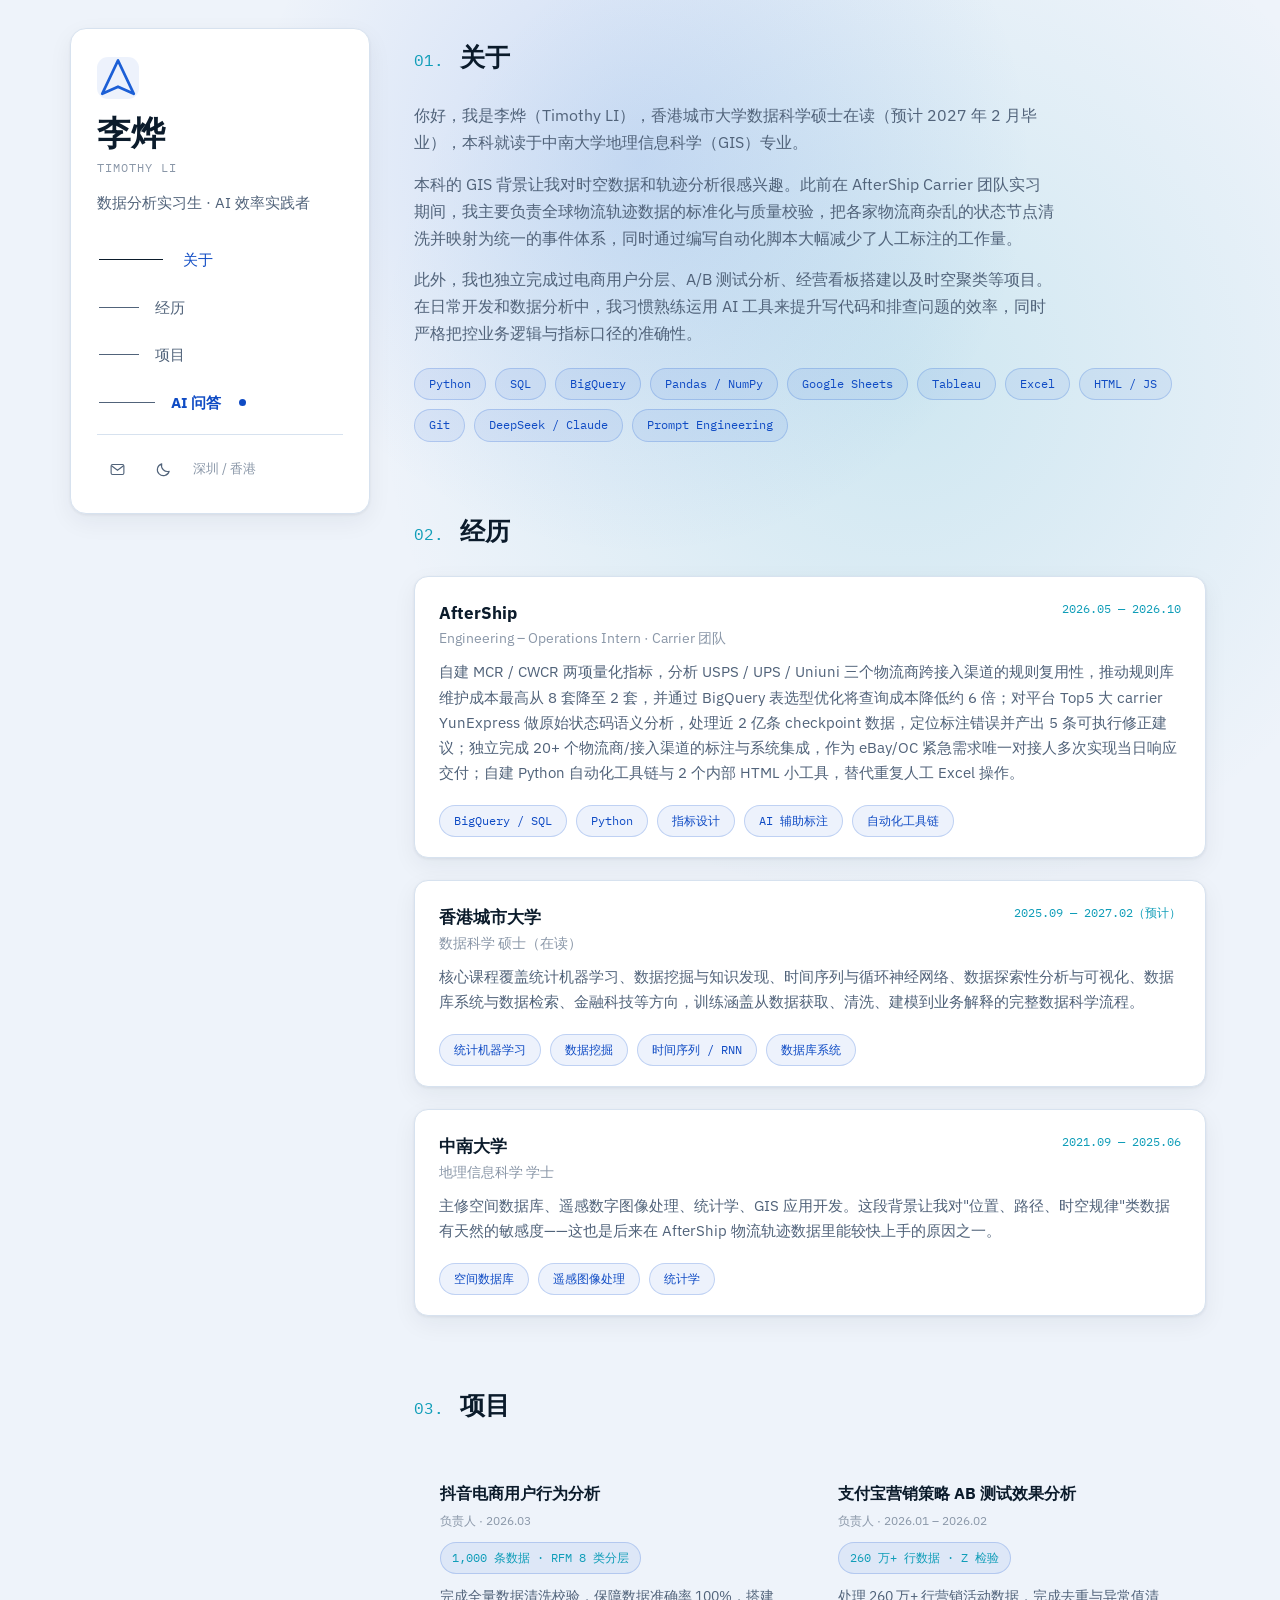
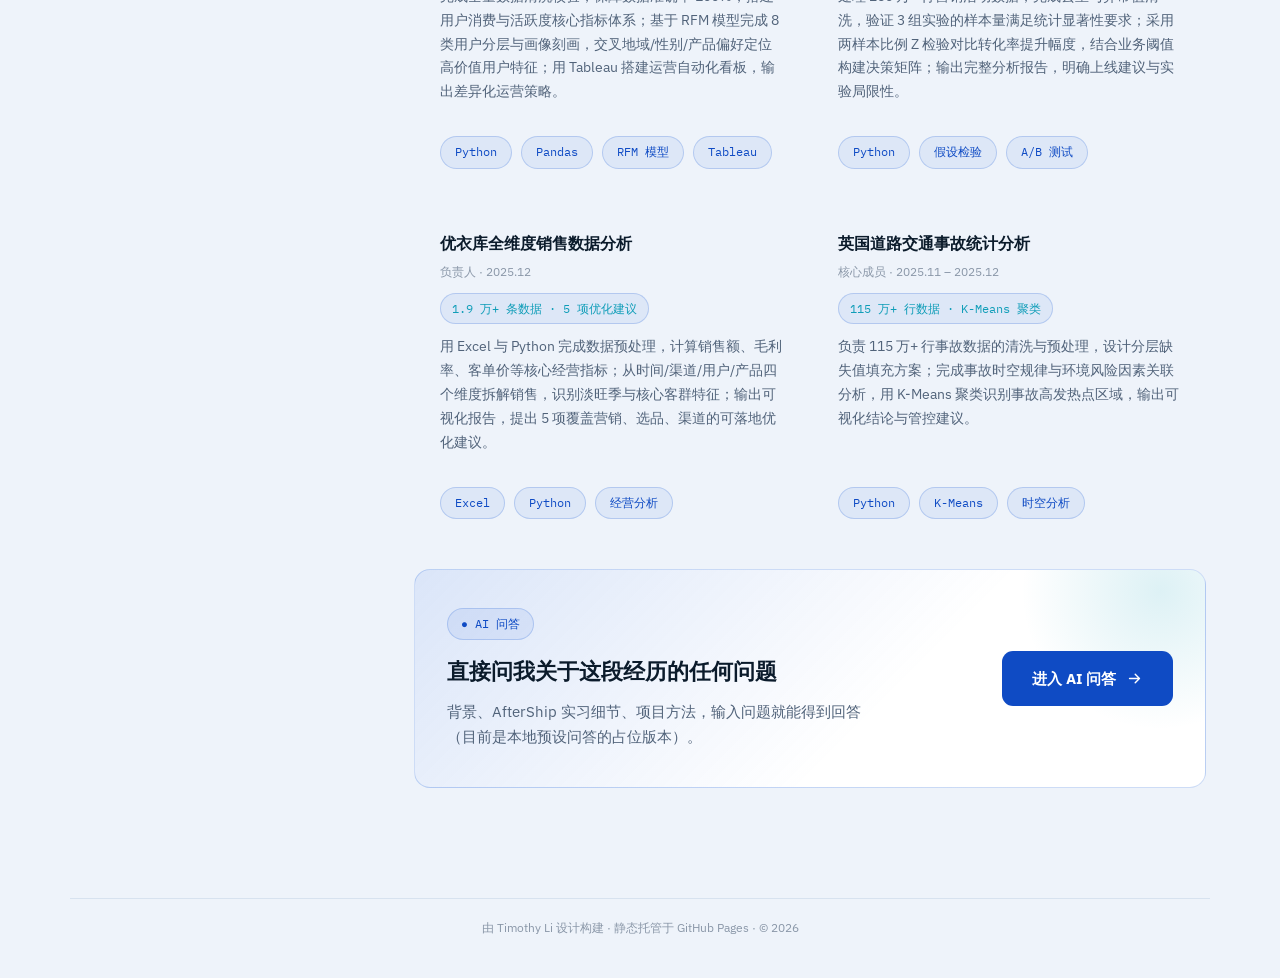
<file: index.html>
<!doctype html>
<html lang="zh-CN">
<head>
<meta charset="UTF-8">
<meta name="viewport" content="width=device-width, initial-scale=1.0">
<title>Timothy Li · 李烨</title>
<meta name="description" content="李烨（Timothy Li）的个人主页 —— 背景、AfterShip 实习经历与数据分析项目">
<link rel="stylesheet" href="style.css">
</head>
<body>

<div class="wrap">
  <aside>
    <div class="card id-card">
      <span class="id-mark">
        <svg viewBox="0 0 24 24" fill="none" xmlns="http://www.w3.org/2000/svg"><path d="M12 2L3 21l9-4 9 4L12 2z" stroke="currentColor" stroke-width="1.6" stroke-linejoin="round"/></svg>
      </span>
      <p class="id-name-zh">李烨</p>
      <p class="id-name-en">TIMOTHY LI</p>
      <p class="id-title">数据分析实习生 · AI 效率实践者</p>

      <nav class="sections">
        <a href="#about" data-target="about"><span class="ln"></span><span class="lb">关于</span></a>
        <a href="#experience" data-target="experience"><span class="ln"></span><span class="lb">经历</span></a>
        <a href="#projects" data-target="projects"><span class="ln"></span><span class="lb">项目</span></a>
        <a href="chat.html" class="ai-entry"><span class="ln"></span><span class="lb">AI 问答</span><span class="ai-dot"></span></a>
      </nav>

      <div class="mobile-nav">
        <a href="#about" data-target="about">关于</a>
        <a href="#experience" data-target="experience">经历</a>
        <a href="#projects" data-target="projects">项目</a>
        <a href="chat.html">AI 问答 ●</a>
      </div>

      <div class="id-foot">
        <a class="icon-btn" href="mailto:13576203570@163.com" title="邮箱">
          <svg viewBox="0 0 24 24" fill="none" xmlns="http://www.w3.org/2000/svg"><rect x="3" y="5" width="18" height="14" rx="2" stroke="currentColor" stroke-width="1.6"/><path d="M4 7l8 6 8-6" stroke="currentColor" stroke-width="1.6" stroke-linecap="round"/></svg>
        </a>
        <!-- 有 GitHub / 其他主页可以照这个格式再加一个图标链接 -->
        <button class="icon-btn" id="themeToggle" title="切换深色模式" type="button">
          <svg viewBox="0 0 24 24" fill="none" xmlns="http://www.w3.org/2000/svg"><path d="M20 14.5A8.5 8.5 0 0 1 9.5 4 8.5 8.5 0 1 0 20 14.5z" stroke="currentColor" stroke-width="1.6" stroke-linejoin="round"/></svg>
        </button>
        <span class="id-loc">深圳 / 香港</span>
      </div>
    </div>
  </aside>

  <main>
    <section id="about">
      <div class="sec-head reveal"><span class="sec-num">01.</span><h2 class="sec-title">关于</h2></div>
      <div class="lede reveal">
        <p>你好，我是李烨（Timothy LI），香港城市大学数据科学硕士在读（预计 2027 年 2 月毕业），本科就读于中南大学地理信息科学（GIS）专业。</p>
        <p>本科的 GIS 背景让我对时空数据和轨迹分析很感兴趣。此前在 AfterShip Carrier 团队实习期间，我主要负责全球物流轨迹数据的标准化与质量校验，把各家物流商杂乱的状态节点清洗并映射为统一的事件体系，同时通过编写自动化脚本大幅减少了人工标注的工作量。</p>
        <p>此外，我也独立完成过电商用户分层、A/B 测试分析、经营看板搭建以及时空聚类等项目。在日常开发和数据分析中，我习惯熟练运用 AI 工具来提升写代码和排查问题的效率，同时严格把控业务逻辑与指标口径的准确性。</p>
      </div>
      <div class="pill-row reveal">
        <span class="pill">Python</span><span class="pill">SQL</span><span class="pill">BigQuery</span>
        <span class="pill">Pandas / NumPy</span><span class="pill">Google Sheets</span><span class="pill">Tableau</span>
        <span class="pill">Excel</span><span class="pill">HTML / JS</span><span class="pill">Git</span>
        <span class="pill">DeepSeek / Claude</span><span class="pill">Prompt Engineering</span>
      </div>
    </section>

    <section id="experience">
      <div class="sec-head reveal"><span class="sec-num">02.</span><h2 class="sec-title">经历</h2></div>
      <div class="timeline stagger">

        <div class="tl-item reveal">
          <div class="tl-top">
            <div>
              <div class="tl-org">AfterShip</div>
              <div class="tl-role">Engineering – Operations Intern · Carrier 团队</div>
            </div>
            <div class="tl-dates">2026.05 — 2026.10</div>
          </div>
          <p class="tl-desc">自建 MCR / CWCR 两项量化指标，分析 USPS / UPS / Uniuni 三个物流商跨接入渠道的规则复用性，推动规则库维护成本最高从 8 套降至 2 套，并通过 BigQuery 表选型优化将查询成本降低约 6 倍；对平台 Top5 大 carrier YunExpress 做原始状态码语义分析，处理近 2 亿条 checkpoint 数据，定位标注错误并产出 5 条可执行修正建议；独立完成 20+ 个物流商/接入渠道的标注与系统集成，作为 eBay/OC 紧急需求唯一对接人多次实现当日响应交付；自建 Python 自动化工具链与 2 个内部 HTML 小工具，替代重复人工 Excel 操作。</p>
          <div class="pill-row">
            <span class="pill">BigQuery / SQL</span><span class="pill">Python</span><span class="pill">指标设计</span>
            <span class="pill">AI 辅助标注</span><span class="pill">自动化工具链</span>
          </div>
        </div>

        <div class="tl-item reveal">
          <div class="tl-top">
            <div>
              <div class="tl-org">香港城市大学</div>
              <div class="tl-role">数据科学 硕士（在读）</div>
            </div>
            <div class="tl-dates">2025.09 — 2027.02（预计）</div>
          </div>
          <p class="tl-desc">核心课程覆盖统计机器学习、数据挖掘与知识发现、时间序列与循环神经网络、数据探索性分析与可视化、数据库系统与数据检索、金融科技等方向，训练涵盖从数据获取、清洗、建模到业务解释的完整数据科学流程。</p>
          <div class="pill-row">
            <span class="pill">统计机器学习</span><span class="pill">数据挖掘</span><span class="pill">时间序列 / RNN</span><span class="pill">数据库系统</span>
          </div>
        </div>

        <div class="tl-item reveal">
          <div class="tl-top">
            <div>
              <div class="tl-org">中南大学</div>
              <div class="tl-role">地理信息科学 学士</div>
            </div>
            <div class="tl-dates">2021.09 — 2025.06</div>
          </div>
          <p class="tl-desc">主修空间数据库、遥感数字图像处理、统计学、GIS 应用开发。这段背景让我对"位置、路径、时空规律"类数据有天然的敏感度——这也是后来在 AfterShip 物流轨迹数据里能较快上手的原因之一。</p>
          <div class="pill-row">
            <span class="pill">空间数据库</span><span class="pill">遥感图像处理</span><span class="pill">统计学</span>
          </div>
        </div>

      </div>
    </section>

    <section id="projects">
      <div class="sec-head reveal"><span class="sec-num">03.</span><h2 class="sec-title">项目</h2></div>
      <div class="proj-grid">

        <div class="proj-card reveal">
          <div class="proj-title">抖音电商用户行为分析</div>
          <div class="proj-role">负责人 · 2026.03</div>
          <div class="proj-metric">1,000 条数据 · RFM 8 类分层</div>
          <p class="proj-desc">完成全量数据清洗校验，保障数据准确率 100%，搭建用户消费与活跃度核心指标体系；基于 RFM 模型完成 8 类用户分层与画像刻画，交叉地域/性别/产品偏好定位高价值用户特征；用 Tableau 搭建运营自动化看板，输出差异化运营策略。</p>
          <div class="pill-row">
            <span class="pill">Python</span><span class="pill">Pandas</span><span class="pill">RFM 模型</span><span class="pill">Tableau</span>
          </div>
        </div>

        <div class="proj-card reveal">
          <div class="proj-title">支付宝营销策略 AB 测试效果分析</div>
          <div class="proj-role">负责人 · 2026.01 – 2026.02</div>
          <div class="proj-metric">260 万+ 行数据 · Z 检验</div>
          <p class="proj-desc">处理 260 万+ 行营销活动数据，完成去重与异常值清洗，验证 3 组实验的样本量满足统计显著性要求；采用两样本比例 Z 检验对比转化率提升幅度，结合业务阈值构建决策矩阵；输出完整分析报告，明确上线建议与实验局限性。</p>
          <div class="pill-row">
            <span class="pill">Python</span><span class="pill">假设检验</span><span class="pill">A/B 测试</span>
          </div>
        </div>

        <div class="proj-card reveal">
          <div class="proj-title">优衣库全维度销售数据分析</div>
          <div class="proj-role">负责人 · 2025.12</div>
          <div class="proj-metric">1.9 万+ 条数据 · 5 项优化建议</div>
          <p class="proj-desc">用 Excel 与 Python 完成数据预处理，计算销售额、毛利率、客单价等核心经营指标；从时间/渠道/用户/产品四个维度拆解销售，识别淡旺季与核心客群特征；输出可视化报告，提出 5 项覆盖营销、选品、渠道的可落地优化建议。</p>
          <div class="pill-row">
            <span class="pill">Excel</span><span class="pill">Python</span><span class="pill">经营分析</span>
          </div>
        </div>

        <div class="proj-card reveal">
          <div class="proj-title">英国道路交通事故统计分析</div>
          <div class="proj-role">核心成员 · 2025.11 – 2025.12</div>
          <div class="proj-metric">115 万+ 行数据 · K-Means 聚类</div>
          <p class="proj-desc">负责 115 万+ 行事故数据的清洗与预处理，设计分层缺失值填充方案；完成事故时空规律与环境风险因素关联分析，用 K-Means 聚类识别事故高发热点区域，输出可视化结论与管控建议。</p>
          <div class="pill-row">
            <span class="pill">Python</span><span class="pill">K-Means</span><span class="pill">时空分析</span>
          </div>
        </div>

      </div>

      <div class="ai-banner reveal" style="margin-top:22px;">
        <div class="ai-banner-info">
          <span class="ai-badge">● AI 问答</span>
          <p class="ai-banner-title">直接问我关于这段经历的任何问题</p>
          <p class="ai-banner-desc">背景、AfterShip 实习细节、项目方法，输入问题就能得到回答（目前是本地预设问答的占位版本）。</p>
        </div>
        <a class="ai-banner-btn" href="chat.html">
          进入 AI 问答
          <svg viewBox="0 0 24 24" fill="none" xmlns="http://www.w3.org/2000/svg"><path d="M5 12h14M13 6l6 6-6 6" stroke="currentColor" stroke-width="2" stroke-linecap="round" stroke-linejoin="round"/></svg>
        </a>
      </div>
    </section>
  </main>
</div>

<footer class="site-footer">
  <div class="inner">由 Timothy Li 设计构建 · 静态托管于 GitHub Pages · © 2026</div>
</footer>

<script src="main.js"></script>
</body>
</html>
</file>
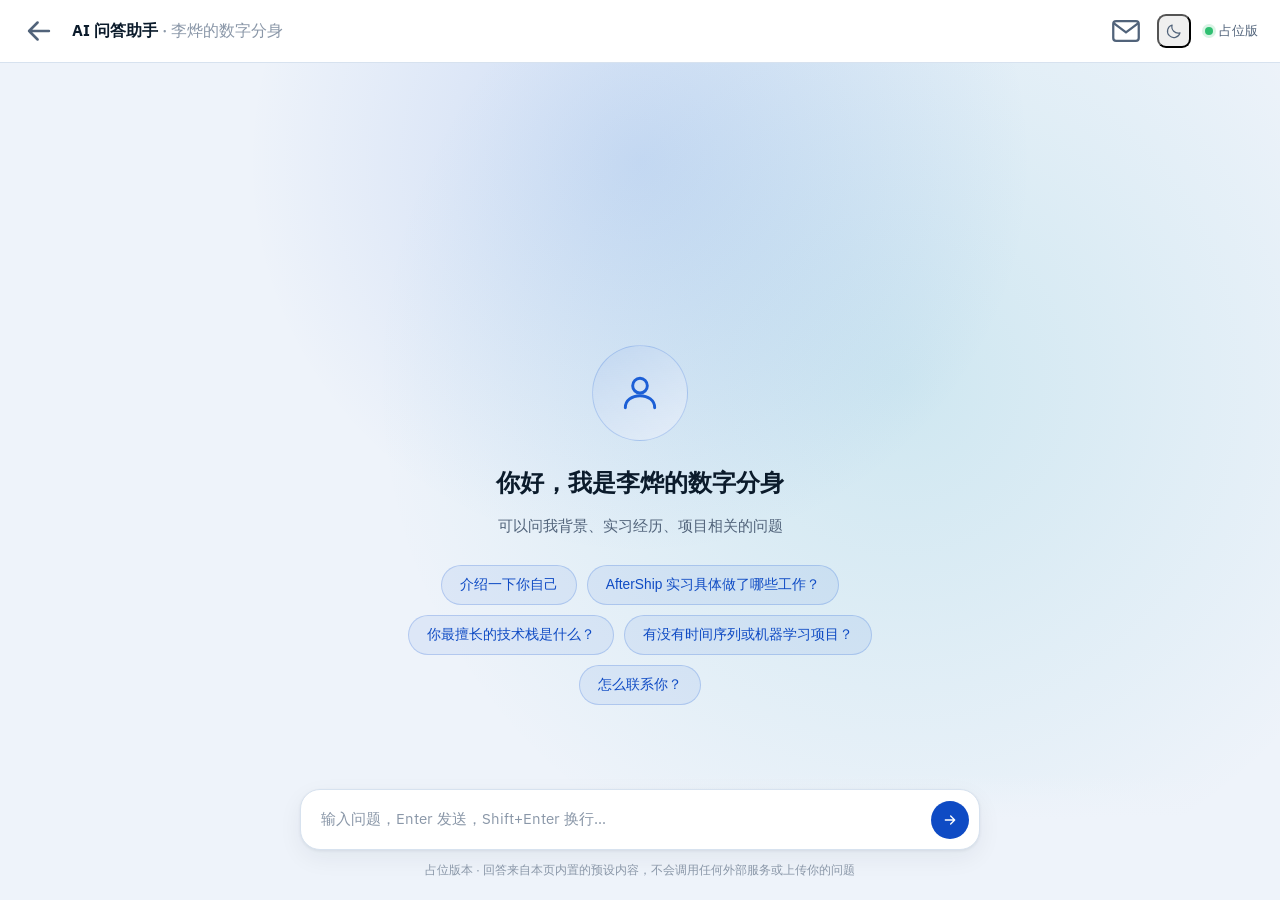
<file: chat.html>
<!doctype html>
<html lang="zh-CN">
<head>
<meta charset="UTF-8">
<meta name="viewport" content="width=device-width, initial-scale=1.0">
<title>AI 问答 · Timothy Li</title>
<meta name="description" content="李烨的数字分身 —— 关于背景、实习经历与项目的问答（占位版本）">
<link rel="stylesheet" href="style.css">
</head>
<body class="chat-body">

<div class="chat-topbar">
  <a class="chat-back" href="index.html" title="返回主页">
    <svg viewBox="0 0 24 24" fill="none" xmlns="http://www.w3.org/2000/svg"><path d="M19 12H5M11 6l-6 6 6 6" stroke="currentColor" stroke-width="1.8" stroke-linecap="round" stroke-linejoin="round"/></svg>
  </a>
  <div class="chat-title">AI 问答助手 <span>· 李烨的数字分身</span></div>
  <div class="chat-status">
    <a class="chat-back" href="mailto:13576203570@163.com" title="邮箱">
      <svg viewBox="0 0 24 24" fill="none" xmlns="http://www.w3.org/2000/svg"><rect x="3" y="5" width="18" height="14" rx="2" stroke="currentColor" stroke-width="1.6"/><path d="M4 7l8 6 8-6" stroke="currentColor" stroke-width="1.6" stroke-linecap="round"/></svg>
    </a>
    <button class="chat-back" id="themeToggle" type="button" title="切换深色模式">
      <svg viewBox="0 0 24 24" fill="none" xmlns="http://www.w3.org/2000/svg"><path d="M20 14.5A8.5 8.5 0 0 1 9.5 4 8.5 8.5 0 1 0 20 14.5z" stroke="currentColor" stroke-width="1.6" stroke-linejoin="round"/></svg>
    </button>
    <span class="status-label"><span class="status-dot"></span>占位版</span>
  </div>
</div>

<div class="chat-body-scroll" id="scrollArea">
  <div class="chat-hero" id="heroBlock">
    <div class="chat-avatar">
      <svg viewBox="0 0 24 24" fill="none" xmlns="http://www.w3.org/2000/svg"><circle cx="12" cy="8" r="4" stroke="currentColor" stroke-width="1.6"/><path d="M4 20c0-4 3.6-6.5 8-6.5s8 2.5 8 6.5" stroke="currentColor" stroke-width="1.6" stroke-linecap="round"/></svg>
    </div>
    <h1>你好，我是李烨的数字分身</h1>
    <p>可以问我背景、实习经历、项目相关的问题</p>
    <div class="chat-suggest-grid" id="suggestGrid"></div>
  </div>

  <div class="chat-thread" id="thread"></div>
</div>

<div class="chat-inputbar">
  <div class="chat-input-shell">
    <textarea id="chatInput" rows="1" placeholder="输入问题，Enter 发送，Shift+Enter 换行…"></textarea>
    <button class="chat-send" id="chatSend" type="button" title="发送">
      <svg viewBox="0 0 24 24" fill="none" xmlns="http://www.w3.org/2000/svg"><path d="M5 12h14M13 6l6 6-6 6" stroke="currentColor" stroke-width="2" stroke-linecap="round" stroke-linejoin="round"/></svg>
    </button>
  </div>
  <p class="chat-footnote">占位版本 · 回答来自本页内置的预设内容，不会调用任何外部服务或上传你的问题</p>
</div>

<script src="data.js"></script>
<script src="main.js"></script>
<script src="chat.js"></script>
</body>
</html>
</file>
<file: style.css>
@import url('https://fonts.googleapis.com/css2?family=Fraunces:opsz,wght@9..144,500;9..144,600;9..144,700&family=IBM+Plex+Sans:wght@400;500;600;700&family=IBM+Plex+Mono:wght@400;500&display=swap');

:root{
  --bg-base:#eef3fa;
  --bg-card:#ffffff;
  --bg-card-lighter:#e4edf8;
  --bg-hover-card:#dce9fa;
  --text-1:#16273a;
  --text-2:#51637a;
  --text-3:#8a97a8;
  --text-bright:#0b1b2b;
  --border:#d7e2ef;
  --accent:#1c5fd6;
  --accent-strong:#0f4bc4;
  --accent-2:#0f9db8;
  --chip-bg: rgba(28,95,214,0.08);
  --chip-border: rgba(28,95,214,0.22);
  --chip-bg-hover: rgba(28,95,214,0.14);
  --glow: rgba(28,95,214,0.16);
  --glow-2: rgba(15,157,184,0.14);
  --bubble-user:#dbe8ff;
  --shadow-card: 0 1px 3px rgba(16,32,54,0.07), 0 8px 24px rgba(16,32,54,0.06);
  --shadow-hover: 0 4px 18px rgba(16,32,54,0.10);
  --radius-card:14px;
}
@media (prefers-color-scheme: dark){
  :root:not([data-theme="light"]){
    --bg-base:#0a1322;
    --bg-card:#111d33;
    --bg-card-lighter:#16233c;
    --bg-hover-card:#1a2a48;
    --text-1:#e6edfb;
    --text-2:#a3b3cc;
    --text-3:#6d7f9c;
    --text-bright:#ffffff;
    --border:#233355;
    --accent:#5b9dff;
    --accent-strong:#82b4ff;
    --accent-2:#43d6e8;
    --chip-bg: rgba(91,157,255,0.12);
    --chip-border: rgba(91,157,255,0.30);
    --chip-bg-hover: rgba(91,157,255,0.20);
    --glow: rgba(91,157,255,0.20);
    --glow-2: rgba(67,214,232,0.16);
    --bubble-user:#1c3a66;
    --shadow-card: 0 1px 2px rgba(0,0,0,0.35), 0 8px 24px rgba(0,0,0,0.4);
    --shadow-hover: 0 8px 28px rgba(0,0,0,0.45);
  }
}
:root[data-theme="dark"]{
  --bg-base:#0a1322;
  --bg-card:#111d33;
  --bg-card-lighter:#16233c;
  --bg-hover-card:#1a2a48;
  --text-1:#e6edfb;
  --text-2:#a3b3cc;
  --text-3:#6d7f9c;
  --text-bright:#ffffff;
  --border:#233355;
  --accent:#5b9dff;
  --accent-strong:#82b4ff;
  --accent-2:#43d6e8;
  --chip-bg: rgba(91,157,255,0.12);
  --chip-border: rgba(91,157,255,0.30);
  --chip-bg-hover: rgba(91,157,255,0.20);
  --glow: rgba(91,157,255,0.20);
  --glow-2: rgba(67,214,232,0.16);
  --bubble-user:#1c3a66;
  --shadow-card: 0 1px 2px rgba(0,0,0,0.35), 0 8px 24px rgba(0,0,0,0.4);
  --shadow-hover: 0 8px 28px rgba(0,0,0,0.45);
}

*{ box-sizing:border-box; }
html{ scroll-behavior:smooth; }
body{
  margin:0; color:var(--text-1);
  font-family:'IBM Plex Sans', -apple-system, 'PingFang SC', 'Microsoft YaHei', sans-serif;
  line-height:1.7;
  background:
    radial-gradient(560px circle at var(--spotlight-x,50vw) var(--spotlight-y,18vh), var(--glow), transparent 70%),
    radial-gradient(700px circle at calc(var(--spotlight-x,50vw) + 260px) calc(var(--spotlight-y,18vh) + 220px), var(--glow-2), transparent 75%),
    var(--bg-base);
  background-attachment: fixed, fixed, fixed;
  min-height:100vh;
}
::selection{ background:var(--chip-bg-hover); color:var(--text-1); }
a{ color:inherit; }
::-webkit-scrollbar{ width:8px; height:8px; }
::-webkit-scrollbar-thumb{ background:var(--border); border-radius:4px; }

/* ---------- reveal on scroll ---------- */
.reveal{ opacity:0; transform:translateY(24px); transition:opacity .7s cubic-bezier(.16,1,.3,1), transform .7s cubic-bezier(.16,1,.3,1); }
.reveal.revealed{ opacity:1; transform:none; }
.stagger > .reveal:nth-child(1){ transition-delay:0s; }
.stagger > .reveal:nth-child(2){ transition-delay:.08s; }
.stagger > .reveal:nth-child(3){ transition-delay:.16s; }
.stagger > .reveal:nth-child(4){ transition-delay:.24s; }
.stagger > .reveal:nth-child(5){ transition-delay:.32s; }
@media (prefers-reduced-motion: reduce){
  html{ scroll-behavior:auto; }
  .reveal{ opacity:1; transform:none; transition:none; }
}

/* ================= HOME LAYOUT ================= */
.wrap{ max-width:1180px; margin:0 auto; padding:28px 20px 80px; display:grid; grid-template-columns:300px 1fr; gap:40px; }
@media (max-width:880px){ .wrap{ grid-template-columns:1fr; } }

aside{ align-self:start; position:sticky; top:28px; }
@media (max-width:880px){ aside{ position:static; } }

.card{ background:var(--bg-card); border:1px solid var(--border); border-radius:16px; box-shadow:var(--shadow-card); }
.id-card{ padding:28px 26px 22px; }
.id-mark{
  display:inline-flex; align-items:center; justify-content:center; width:42px; height:42px;
  border-radius:11px; background:var(--chip-bg); color:var(--accent); margin-bottom:16px;
}
.id-name-zh{ font-family:'Fraunces', serif; font-weight:700; font-size:clamp(1.7rem,4vw,2.1rem); color:var(--text-bright); letter-spacing:0.01em; line-height:1.1; margin:0; }
.id-name-en{ font-family:'IBM Plex Mono', monospace; font-size:0.78rem; color:var(--text-3); letter-spacing:0.08em; margin:5px 0 12px; }
.id-title{ font-size:0.95rem; color:var(--text-2); margin:0 0 20px; }

nav.sections{ display:flex; flex-direction:column; margin-top:4px; }
nav.sections a{
  display:flex; align-items:center; gap:16px; text-decoration:none; padding:11px 2px;
  font-size:0.94rem; color:var(--text-2);
}
nav.sections a .ln{ background:var(--text-2); flex-shrink:0; width:40px; height:1px; transition:width .3s ease, background .3s ease; }
nav.sections a .lb{ transition:color .25s ease, transform .25s ease; }
nav.sections a:hover .ln, nav.sections a.active .ln{ background:var(--text-bright); width:64px; }
nav.sections a:hover .lb, nav.sections a.active .lb{ color:var(--accent-strong); transform:translateX(4px); }
nav.sections a.ai-entry .lb{ color:var(--accent-strong); font-weight:700; }
nav.sections a.ai-entry .ln{ width:56px; }
.ai-dot{ width:7px; height:7px; border-radius:50%; background:var(--accent-strong); display:inline-block; margin-left:2px; animation:pulseGlow 2s infinite; }
@keyframes pulseGlow{
  0%, 100% { opacity:1; box-shadow:0 0 0 0 var(--glow); }
  50% { opacity:.6; box-shadow:0 0 0 5px transparent; }
}

.mobile-nav{ display:none; }
@media (max-width:880px){
  .mobile-nav{ display:flex; gap:8px; overflow-x:auto; padding:14px 4px 4px; }
  .mobile-nav a{
    flex:0 0 auto; font-size:0.82rem; padding:7px 14px; border-radius:999px; text-decoration:none;
    border:1px solid var(--border); color:var(--text-2); font-family:'IBM Plex Mono', monospace;
  }
  .mobile-nav a.active{ background:var(--accent); color:#fff; border-color:var(--accent); }
  nav.sections{ display:none; }
}

.id-foot{ display:flex; align-items:center; gap:10px; padding:16px 2px 4px; flex-wrap:wrap; border-top:1px solid var(--border); margin-top:8px; }
.icon-btn{
  display:inline-flex; align-items:center; justify-content:center; width:36px; height:36px;
  border-radius:50%; border:1px solid transparent; background:transparent; color:var(--text-2);
  text-decoration:none; cursor:pointer; transition:color .3s, border-color .3s, transform .3s, box-shadow .3s;
}
.icon-btn:hover{ color:var(--accent-strong); border-color:var(--chip-border); transform:translateY(-3px); box-shadow:0 4px 14px var(--glow); }
.icon-btn svg{ width:17px; height:17px; }
.id-loc{ font-size:0.82rem; color:var(--text-3); margin-left:2px; }

main{ min-width:0; }
section{ padding:8px 4px 60px; scroll-margin-top:24px; }
section:last-of-type{ padding-bottom:20px; }

.sec-head{ display:flex; align-items:baseline; gap:16px; margin-bottom:24px; }
.sec-num{ font-family:'IBM Plex Mono', monospace; font-size:1rem; color:var(--accent-2); }
.sec-title{ font-family:'Fraunces', serif; font-size:1.55rem; font-weight:700; color:var(--text-bright); margin:0; }

.lede{ font-size:1rem; color:var(--text-2); max-width:64ch; }
.lede p{ margin:0 0 14px; }
.lede strong{ color:var(--text-1); font-weight:600; }

.pill-row{ display:flex; flex-wrap:wrap; gap:9px; margin-top:20px; }
.pill{
  font-family:'IBM Plex Mono', monospace; font-size:0.76rem; color:var(--accent-strong);
  background:var(--chip-bg); border:1px solid var(--chip-border); border-radius:20px;
  padding:5px 14px; display:inline-flex; align-items:center;
  transition:background .2s, border-color .2s, transform .2s;
}
.pill:hover{ background:var(--chip-bg-hover); border-color:var(--accent); transform:translateY(-2px); }

.timeline{ display:flex; flex-direction:column; gap:22px; }
.tl-item{
  background:var(--bg-card); border:1px solid var(--border); border-radius:var(--radius-card);
  padding:22px 24px 20px; box-shadow:var(--shadow-card); transition:background-color .25s, box-shadow .25s, transform .25s;
}
.tl-item:hover{ background:var(--bg-hover-card); box-shadow:var(--shadow-hover); transform:translateY(-2px); }
.tl-top{ display:flex; justify-content:space-between; gap:14px; flex-wrap:wrap; margin-bottom:8px; }
.tl-dates{ font-family:'IBM Plex Mono', monospace; font-size:0.76rem; color:var(--accent-2); white-space:nowrap; }
.tl-org{ font-weight:700; font-size:1.04rem; color:var(--text-bright); }
.tl-role{ font-size:0.85rem; color:var(--text-3); }
.tl-desc{ font-size:0.92rem; color:var(--text-2); margin:9px 0 0; }

.proj-grid{ display:grid; grid-template-columns:1fr 1fr; gap:4px; }
@media (max-width:700px){ .proj-grid{ grid-template-columns:1fr; } }
.proj-card{
  border-radius:var(--radius-card); padding:22px 20px; display:flex; flex-direction:column;
  transition:background-color .25s, box-shadow .25s, opacity .3s; margin:6px;
}
.proj-grid:hover .proj-card{ opacity:.55; }
.proj-grid:hover .proj-card:hover{ opacity:1; }
.proj-card:hover{ background-color:var(--bg-hover-card); box-shadow:var(--shadow-hover); }
.proj-title{ font-weight:700; font-size:1.02rem; color:var(--text-bright); margin:0 0 4px; }
.proj-role{ font-size:0.78rem; color:var(--text-3); margin-bottom:11px; }
.proj-metric{
  font-family:'IBM Plex Mono', monospace; font-size:0.78rem; color:var(--accent-2);
  background:var(--chip-bg); display:inline-block; padding:4px 11px; border-radius:20px;
  margin-bottom:11px; width:fit-content; border:1px solid var(--chip-border);
}
.proj-desc{ font-size:0.88rem; color:var(--text-2); flex:1; margin:0 0 12px; }

.ai-banner{
  background:linear-gradient(135deg, var(--glow) 0%, transparent 60%), var(--bg-card);
  border:1px solid var(--chip-border); border-radius:16px; padding:38px 32px;
  display:flex; align-items:center; justify-content:space-between; gap:28px; flex-wrap:wrap;
  position:relative; overflow:hidden; transition:border-color .3s, box-shadow .3s;
}
.ai-banner:hover{ border-color:var(--accent); box-shadow:var(--shadow-hover); }
.ai-banner:before{
  content:""; position:absolute; top:-55%; right:-12%; width:280px; height:280px; border-radius:50%;
  background:radial-gradient(circle, var(--glow-2) 0%, transparent 70%); animation:floatBlob 8s ease-in-out infinite; pointer-events:none;
}
@keyframes floatBlob{ 0%,100%{ transform:translate(0); } 33%{ transform:translate(14px,-18px); } 66%{ transform:translate(-10px,14px); } }
.ai-banner-info{ position:relative; z-index:1; max-width:420px; }
.ai-badge{
  font-family:'IBM Plex Mono', monospace; font-size:0.72rem; color:var(--accent-strong);
  background:var(--chip-bg); border:1px solid var(--chip-border); border-radius:20px;
  padding:5px 13px; display:inline-flex; align-items:center; gap:6px; margin-bottom:14px;
}
.ai-banner-title{ font-family:'Fraunces', serif; font-size:1.35rem; font-weight:700; color:var(--text-bright); margin:0 0 8px; }
.ai-banner-desc{ font-size:0.92rem; color:var(--text-2); margin:0; }
.ai-banner-btn{
  position:relative; z-index:1; display:inline-flex; align-items:center; gap:10px;
  background:var(--accent-strong); color:#fff; border:none; border-radius:11px; padding:15px 30px;
  font-size:0.94rem; font-weight:700; text-decoration:none; white-space:nowrap;
  transition:transform .3s cubic-bezier(.16,1,.3,1), box-shadow .3s;
}
.ai-banner-btn:hover{ transform:translateY(-3px) scale(1.03); box-shadow:0 10px 30px var(--glow); }
.ai-banner-btn svg{ width:17px; height:17px; transition:transform .3s; }
.ai-banner-btn:hover svg{ transform:translateX(4px); }

footer.site-footer{ max-width:1180px; margin:0 auto; padding:10px 20px 40px; font-size:0.78rem; color:var(--text-3); text-align:center; }
footer.site-footer .inner{ border-top:1px solid var(--border); padding-top:18px; }

/* ================= CHAT PAGE ================= */
body.chat-body{ display:flex; flex-direction:column; height:100vh; overflow:hidden; }
.chat-topbar{
  display:flex; align-items:center; gap:16px; padding:14px 22px; border-bottom:1px solid var(--border);
  background:var(--bg-card); flex-shrink:0;
}
.chat-back{
  display:inline-flex; align-items:center; justify-content:center; width:34px; height:34px;
  border-radius:9px; color:var(--text-2); text-decoration:none; transition:background .2s, color .2s;
}
.chat-back:hover{ background:var(--chip-bg); color:var(--accent-strong); }
.chat-title{ font-weight:700; font-size:1rem; color:var(--text-bright); flex:1; }
.chat-title span{ color:var(--text-3); font-weight:500; }
.chat-status{ display:flex; align-items:center; gap:14px; }
.status-dot{ width:8px; height:8px; border-radius:50%; background:#2fbf71; box-shadow:0 0 0 3px rgba(47,191,113,0.18); }
.status-label{ font-size:0.82rem; color:var(--text-2); display:flex; align-items:center; gap:6px; }

.chat-body-scroll{ flex:1; overflow-y:auto; display:flex; flex-direction:column; align-items:center; padding:40px 20px 24px; }
.chat-hero{ text-align:center; max-width:520px; margin:auto 0 30px; }
.chat-avatar{
  width:96px; height:96px; margin:0 auto 22px; border-radius:50%; display:flex; align-items:center; justify-content:center;
  background:linear-gradient(145deg, var(--chip-bg), var(--bg-card-lighter)); border:1px solid var(--chip-border); color:var(--accent);
}
.chat-avatar svg{ width:44px; height:44px; }
.chat-hero h1{ font-family:'Fraunces', serif; font-size:1.5rem; color:var(--text-bright); margin:0 0 10px; }
.chat-hero p{ color:var(--text-2); font-size:0.95rem; margin:0; }

.chat-suggest-grid{ display:flex; flex-wrap:wrap; justify-content:center; gap:10px; max-width:640px; margin:26px auto 0; }
.suggest-pill{
  font-size:0.86rem; color:var(--accent-strong); background:var(--chip-bg); border:1px solid var(--chip-border);
  border-radius:999px; padding:10px 18px; cursor:pointer; transition:background .2s, border-color .2s, transform .2s;
}
.suggest-pill:hover{ background:var(--chip-bg-hover); border-color:var(--accent); transform:translateY(-2px); }

.chat-thread{ width:100%; max-width:680px; margin:0 auto; display:flex; flex-direction:column; gap:16px; padding-bottom:16px; }
.msg{ max-width:82%; font-size:0.94rem; line-height:1.65; white-space:pre-wrap; animation:fadeInUp .35s ease-out; }
@keyframes fadeInUp{ from{ opacity:0; transform:translateY(10px); } to{ opacity:1; transform:none; } }
.msg.user{ align-self:flex-end; background:var(--bubble-user); color:var(--text-1); padding:12px 16px; border-radius:14px 14px 3px 14px; }
.msg.bot{ align-self:flex-start; background:var(--bg-card-lighter); border:1px solid var(--border); color:var(--text-1); padding:12px 16px; border-radius:14px 14px 14px 3px; }

.chat-inputbar{ flex-shrink:0; padding:14px 20px 20px; background:linear-gradient(0deg, var(--bg-base) 65%, transparent); }
.chat-input-shell{
  max-width:680px; margin:0 auto; display:flex; align-items:flex-end; gap:10px;
  background:var(--bg-card); border:1px solid var(--border); border-radius:20px; padding:10px 10px 10px 20px; box-shadow:var(--shadow-card);
}
.chat-input-shell textarea{
  flex:1; border:none; background:transparent; resize:none; font-family:inherit; font-size:0.94rem;
  color:var(--text-1); line-height:1.5; max-height:140px; padding:8px 0; outline:none;
}
.chat-input-shell textarea::placeholder{ color:var(--text-3); }
.chat-send{
  width:38px; height:38px; border-radius:50%; border:none; background:var(--accent-strong); color:#fff;
  display:flex; align-items:center; justify-content:center; cursor:pointer; flex-shrink:0; transition:transform .2s, opacity .2s;
}
.chat-send:hover{ transform:scale(1.06); }
.chat-send:disabled{ opacity:.45; cursor:default; }
.chat-send svg{ width:16px; height:16px; }
.chat-footnote{ text-align:center; font-size:0.74rem; color:var(--text-3); margin:10px auto 0; max-width:680px; }
</file>
